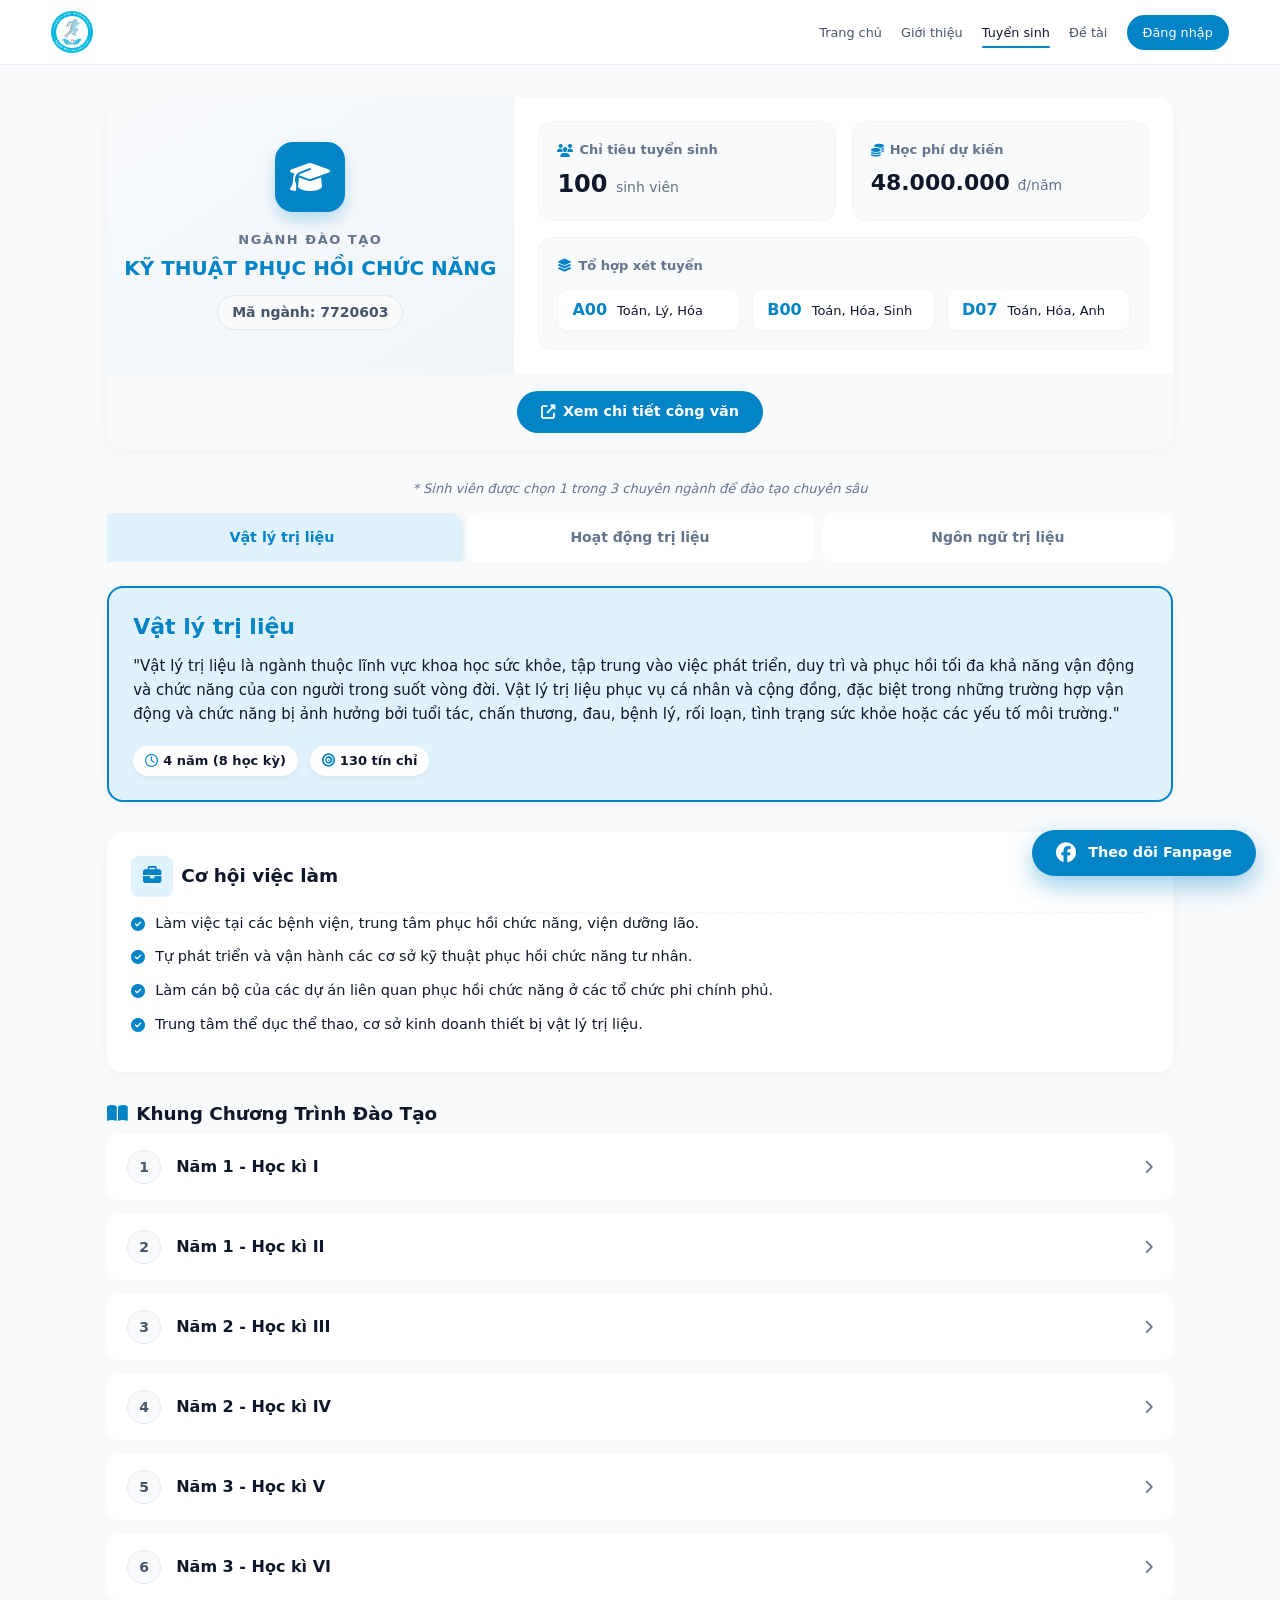
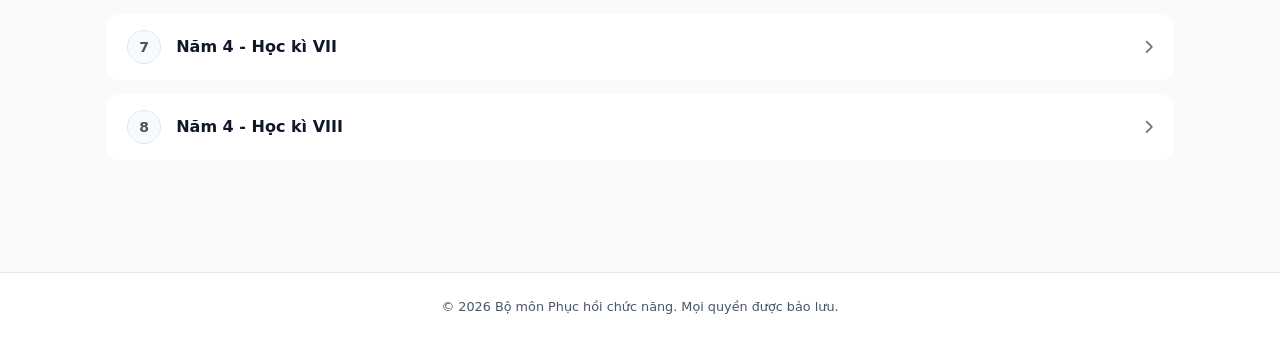
<file: tuyen-sinh.html>
<!DOCTYPE html>
<html lang="vi">
<head>
    <meta charset="UTF-8">
    <meta name="viewport" content="width=device-width, initial-scale=1.0">
    <title>Thông tin Tuyển sinh - Bộ môn Phục hồi chức năng</title>
    
    <link rel="icon" href="images/logo_Bộ môn.png" type="image/png">
    <link rel="apple-touch-icon" href="images/logo_Bộ môn.png">
    
    <link rel="stylesheet" href="css/style.css">
    <link rel="stylesheet" href="https://cdnjs.cloudflare.com/ajax/libs/font-awesome/6.4.0/css/all.min.css">
    
    <meta http-equiv="Content-Security-Policy" content="
            default-src 'self';
            connect-src 'self' https://*.supabase.co;
            img-src 'self' data: https://*.supabase.co;
            style-src 'self' 'unsafe-inline' https://cdnjs.cloudflare.com https://fonts.googleapis.com;
            script-src 'self' 'unsafe-inline';
            font-src 'self' https://cdnjs.cloudflare.com https://fonts.gstatic.com;
        ">

    <style>
        .app-container { max-width: 1100px; margin: 0 auto; padding: 16px 16px 24px 16px; background: transparent; }

        /* Reset cục bộ cho container */
        #app-container, #app-container * { border-style: solid; border-width: 0; box-sizing: border-box; }
        #app-container *:not(i) { font-family: inherit; }
        #app-container ul { list-style: none; padding: 0; margin: 0; }
        #app-container button { background: transparent; cursor: pointer; outline: none; }
        #app-container table { border-collapse: collapse; text-indent: initial; border-spacing: 2px; }
        #app-container h2, #app-container h3 { margin: 0; }

        /* Nút bấm hệ thống */
        .btn-custom {
            display: inline-flex; align-items: center; justify-content: center; gap: 8px;
            border: 1px solid var(--border); background: white; color: var(--text-dark);
            border-radius: 8px; padding: 10px 16px; font-weight: 600; cursor: pointer;
            font-size: 0.9rem; transition: 0.2s; text-decoration: none;
        }
        .btn-custom:hover { background: var(--bg-page); }
        .btn-custom-primary { border-color: var(--primary); background: var(--primary); color: white; }
        .btn-custom-primary:hover { background: var(--primary-hover); color: white;}

        /* Card hiển thị chung */
        .plan-overview-card { background: white; border: 1px solid var(--border); border-radius: 16px; padding: 24px; margin-bottom: 30px; box-shadow: 0 4px 16px rgba(0,0,0,0.04); }
        .plan-title-large { font-size: 22px; font-weight: 700; color: var(--text-dark); margin: 0; }
        .plan-description { margin: 0; color: var(--text-muted); font-size: 15px; line-height: 1.6; }
        .status-section-title { font-size: 1.15rem; font-weight: 700; margin: 10px 0 15px 0; padding-bottom: 8px; display: flex; align-items: center; gap: 8px; color: var(--text-dark); border-bottom: 2px solid var(--border-light); }

        .status-badge {
            display: inline-flex; align-items: center; justify-content: center; gap: 5px;
            border-radius: 999px; padding: 5px 12px; font-size: 13px; font-weight: 600; white-space: nowrap;
        }
        .badge-gray { background: var(--bg-page); color: var(--text-body); border: 1px solid var(--border); }
        .badge-blue { background: #e0f2fe; color: #0284c7; }

        /* Chuyên ngành Tab Buttons */
        .major-tabs-container { display: flex; gap: 8px; margin-bottom: 24px; overflow-x: auto; scrollbar-width: none; }
        .major-tabs-container::-webkit-scrollbar { display: none; }
        .tab-btn { flex: 1; padding: 14px 10px; font-size: 14px; white-space: nowrap; text-align: center; border: 2px solid var(--border-light); background: white; color: var(--text-muted); border-radius: 12px; cursor: pointer; font-weight: 600; transition: all 0.2s; }
        .tab-btn:hover { border-color: var(--border); color: var(--text-dark); background: var(--bg-page); }

        /* Component List/Card */
        .task-list { display: grid; gap: 14px; }
        .task-card { background: #fff; border: 1px solid var(--border); border-radius: 12px; padding: 0; text-align: left; transition: border-color 0.2s; overflow: hidden; }
        .task-top { display: flex; justify-content: space-between; align-items: center; padding: 16px 20px; cursor: pointer; transition: background 0.2s; }
        .task-top:hover { background: var(--bg-page); }
        .task-title { font-weight: 700; margin: 0; color: var(--text-dark); font-size: 16px; }

        /* Bảng Khung chương trình */
        .curriculum-table { width: 100%; border-collapse: collapse; text-align: left; font-size: 14px; margin-top: 10px; }
        .curriculum-table th { padding: 12px 10px; font-weight: 600; color: var(--text-muted); border-bottom: 2px solid var(--border-light); white-space: nowrap; }
        .curriculum-table td { padding: 12px 10px; border-bottom: 1px solid var(--border-light); color: var(--text-dark); }
        .curriculum-table tr:last-child td { border-bottom: none; }
        .curriculum-table tr:hover td { background: var(--bg-page); }

        @media (max-width: 768px) {
            .tab-btn { font-size: 13px; padding: 12px 8px; }
            .top-left-panel { border-right: none !important; border-bottom: 1px solid var(--border-light); padding-bottom: 24px !important; }
        }
    </style>
</head>
<body style="display: flex; flex-direction: column; min-height: 100vh; background-color: #f8fafc; overflow-x: hidden;">
    
    <!-- HEADER -->
    <div id="header-placeholder"></div>

    <main style="flex: 1; padding-top: 1rem; width: 100%;">
        <!-- Khu vực render nội dung -->
        <div id="app-container" class="app-container"></div>
    </main>

    <!-- FOOTER -->
    <div id="footer-placeholder"></div>

    <script src="js/layout.js"></script>

    <!-- SCRIPT CHÍNH (VANILLA JS) -->
    <script>
        const curriculumDatabase = {
            y1_s1: [
              { id: 1, name: "Tiếng Anh chuyên ngành", theory: 1, practice: 1 },
              { id: 2, name: "Triết học Mác Lênin", theory: 2, practice: 1 },
              { id: 3, name: "Tin học ứng dụng", theory: 0, practice: 2 },
              { id: 4, name: "Vật lý - Lý sinh", theory: 1, practice: 1 },
              { id: 5, name: "Sinh học và di truyền", theory: 2, practice: 0 },
              { id: 6, name: "Giải phẫu - Sinh lý", theory: 2, practice: 0 },
              { id: 7, name: "Thực hành Giải phẫu - Sinh lý", theory: 0, practice: 2 },
              { id: 8, name: "Hóa sinh", theory: 1, practice: 1 },
            ],
            y1_s2: [
              { id: 9, name: "Kinh tế chính trị", theory: 1, practice: 1 },
              { id: 10, name: "Chủ nghĩa xã hội khoa học", theory: 1, practice: 1 },
              { id: 11, name: "Pháp luật đại cương", theory: 1, practice: 0 },
              { id: 12, name: "Giới thiệu Vật lý trị liệu", theory: 1, practice: 0, tags: ['VLTL'] },
              { id: 13, name: "Giới thiệu về Hoạt động trị liệu", theory: 1, practice: 0, tags: ['HĐTL'] },
              { id: 14, name: "Giới thiệu về Ngôn ngữ trị liệu", theory: 1, practice: 0, tags: ['NNTL'] },
              { id: 15, name: "Giải phẫu chức năng", theory: 1, practice: 1, tags: ['VLTL', 'HĐTL'] },
              { id: 16, name: "Giải phẫu chức năng vùng đầu mặt cổ", theory: 1, practice: 1, tags: ['NNTL'] },
              { id: 17, name: "Dược lý - Dược lâm sàng", theory: 2, practice: 0 },
              { id: 18, name: "Xác suất - Thống kê y học", theory: 2, practice: 0 },
              { id: 19, name: "Bệnh học Nội khoa- Ngoại khoa", theory: 1, practice: 1 },
              { id: 20, name: "Đạo đức nghề nghiệp - Tâm lý y học", theory: 1, practice: 1 },
            ],
            y2_s3: [
              { id: 21, name: "Tư tưởng Hồ Chí Minh", theory: 2, practice: 0 },
              { id: 22, name: "Dịch tễ học", theory: 1, practice: 1 },
              { id: 23, name: "Điều dưỡng cơ bản - Cấp cứu ban đầu", theory: 1, practice: 1 },
              { id: 24, name: "Lượng giá chức năng", theory: 1, practice: 1, tags: ['VLTL', 'HĐTL'] },
              { id: 25, name: "Sự phát triển ngôn ngữ & giao tiếp nhận thức ở trẻ nhỏ", theory: 1, practice: 1, tags: ['NNTL'] },
              { id: 26, name: "Khoa học vận động", theory: 1, practice: 1, tags: ['VLTL', 'HĐTL'] },
              { id: 27, name: "Việt ngữ học", theory: 1, practice: 1, tags: ['NNTL'] },
              { id: 28, name: "Khoa học thần kinh", theory: 1, practice: 1 },
              { id: 29, name: "Quá trình phát triển con người", theory: 1, practice: 1, tags: ['VLTL', 'HĐTL'] },
              { id: 30, name: "Quá trình phát triển và sử dụng giao tiếp suốt đời", theory: 1, practice: 1, tags: ['NNTL'] },
              { id: 31, name: "Dinh dưỡng và An toàn thực phẩm - Dinh dưỡng tiết chế", theory: 1, practice: 1 },
            ],
            y2_s4: [
              { id: 32, name: "Lịch sử Đảng Cộng Sản Việt Nam", theory: 2, practice: 0 },
              { id: 33, name: "Sức khỏe môi trường và sức khỏe nghề nghiệp", theory: 1, practice: 1 },
              { id: 34, name: "Nghiên cứu khoa học - Thực hành dựa trên chứng cứ", theory: 1, practice: 1 },
              { id: 35, name: "Vận động trị liệu", theory: 1, practice: 3, tags: ['VLTL'] },
              { id: 36, name: "Phương thức trị liệu", theory: 1, practice: 2, tags: ['VLTL'] },
              { id: 37, name: "Chẩn đoán hình ảnh", theory: 1, practice: 1, tags: ['VLTL'] },
              { id: 38, name: "Kỹ năng giáo dục đào tạo trong Vật lý trị liệu", theory: 1, practice: 0, tags: ['VLTL'] },
              { id: 39, name: "Nguyên lý và kỹ năng cơ bản Hoạt động trị liệu I", theory: 2, practice: 2, tags: ['HĐTL'] },
              { id: 40, name: "Nguyên lý và kỹ năng cơ bản Hoạt động trị liệu II", theory: 2, practice: 1, tags: ['HĐTL'] },
              { id: 41, name: "Can thiệp Hoạt động trị liệu I", theory: 1, practice: 2, tags: ['HĐTL'] },
              { id: 42, name: "Rối loạn ngôn ngữ và giao tiếp - nhận thức có nguồn gốc thần kinh", theory: 2, practice: 2, tags: ['NNTL'] },
              { id: 43, name: "Rối loạn âm lời nói", theory: 1, practice: 2, tags: ['NNTL'] },
              { id: 44, name: "Khuyết tật giao tiếp suốt đời và giao tiếp tăng cường - thay thế", theory: 1, practice: 2, tags: ['NNTL'] },
            ],
            y3_s5: [
              { id: 45, name: "Thực tập lâm sàng Kỹ năng lượng giá", theory: 0, practice: 4 },
              { id: 46, name: "Vật lý trị liệu Cơ xương cơ bản", theory: 1, practice: 2, tags: ['VLTL'] },
              { id: 47, name: "Vật lý trị liệu Thần kinh - cơ cơ bản", theory: 1, practice: 2, tags: ['VLTL'] },
              { id: 48, name: "Vật lý trị liệu Tim mạch - Hô hấp cơ bản", theory: 1, practice: 2, tags: ['VLTL'] },
              { id: 49, name: "Vật lý trị liệu Nhi khoa", theory: 1, practice: 2, tags: ['VLTL'] },
              { id: 50, name: "Bệnh học Chỉnh hình - Nhi - Tâm thần", theory: 2, practice: 1, tags: ['HĐTL'] },
              { id: 51, name: "Can thiệp Hoạt động trị liệu II", theory: 2, practice: 2, tags: ['HĐTL'] },
              { id: 52, name: "Hoạt động trị liệu Nhi khoa", theory: 1, practice: 2, tags: ['HĐTL'] },
              { id: 53, name: "Tâm lý lâm sàng - Xã hội học", theory: 1, practice: 1, tags: ['HĐTL'] },
              { id: 54, name: "Giới thiệu các kỹ năng lâm sàng trong Ngôn ngữ trị liệu", theory: 1, practice: 1, tags: ['NNTL'] },
              { id: 55, name: "Giọng và rối loạn giọng", theory: 1, practice: 1, tags: ['NNTL'] },
              { id: 56, name: "Rối loạn nuốt", theory: 2, practice: 2, tags: ['NNTL'] },
              { id: 57, name: "Rối loạn vận động tạo lời nói", theory: 1, practice: 1, tags: ['NNTL'] },
              { id: 58, name: "Các rối loạn vùng đầu và cổ", theory: 1, practice: 1, tags: ['NNTL'] },
            ],
            y3_s6: [
              { id: 59, name: "Giáo dục liên ngành 1", theory: 0, practice: 1 },
              { id: 60, name: "Thực tập lâm sàng Kỹ năng can thiệp", theory: 0, practice: 4 },
              { id: 61, name: "Phục hồi chức năng dựa vào cộng đồng", theory: 1, practice: 1 },
              { id: 62, name: "Vật lý trị liệu bệnh lý không lây", theory: 1, practice: 1, tags: ['VLTL'] },
              { id: 63, name: "Vật lý trị liệu Thể thao", theory: 1, practice: 1, tags: ['VLTL'] },
              { id: 64, name: "Vật lý trị liệu cho Bệnh lý phức tạp, truyền nhiễm", theory: 1, practice: 1, tags: ['VLTL'] },
              { id: 65, name: "Vật lý trị liệu Cơ xương nâng cao", theory: 1, practice: 2, tags: ['VLTL'] },
              { id: 66, name: "Hoạt động trị liệu trong bệnh Thần kinh", theory: 2, practice: 1, tags: ['HĐTL'] },
              { id: 67, name: "Hoạt động trị liệu Ngoại khoa và Chỉnh hình", theory: 1, practice: 2, tags: ['HĐTL'] },
              { id: 68, name: "Hoạt động trị liệu trong Sức khỏe tâm thần", theory: 1, practice: 2, tags: ['HĐTL'] },
              { id: 69, name: "Thính học và Phục hồi chức năng thính giác", theory: 1, practice: 2, tags: ['NNTL'] },
              { id: 70, name: "Rối loạn ngôn ngữ và đọc viết ở trẻ em tuổi đi học", theory: 1, practice: 2, tags: ['NNTL'] },
              { id: 71, name: "Nói lắp", theory: 1, practice: 1, tags: ['NNTL'] },
              { id: 72, name: "Cho trẻ ăn ở trẻ em", theory: 1, practice: 1, tags: ['NNTL'] },
            ],
            y4_s7: [
              { id: 73, name: "Thực tập lâm sàng các bệnh lý thường gặp", theory: 0, practice: 4 },
              { id: 74, name: "Thực tập lâm sàng các bệnh lý phức tạp", theory: 0, practice: 4 },
              { id: 75, name: "Thực hành y học chứng cứ trong Phục hồi chức năng", theory: 1, practice: 2 },
              { id: 76, name: "Vật lý trị liệu Thần kinh - cơ nâng cao", theory: 1, practice: 1, tags: ['VLTL'] },
              { id: 77, name: "Vật lý trị liệu cho các nhóm người bệnh đặc thù", theory: 1, practice: 1, tags: ['VLTL'] },
              { id: 78, name: "Hoạt động trị liệu trong Lão khoa và Nội khoa", theory: 2, practice: 2, tags: ['HĐTL'] },
              { id: 79, name: "Quản lý ca bệnh phức tạp", theory: 1, practice: 1, tags: ['NNTL'] },
              { id: 80, name: "Thực hành chuyên nghiệp và tiêu chuẩn đạo đức", theory: 1, practice: 1, tags: ['NNTL'] },
            ],
            y4_s8: [
              { id: 81, name: "Giáo dục liên ngành 2", theory: 0, practice: 1 },
              { id: 82, name: "Khóa luận tốt nghiệp/Học phần thay thế", theory: 3, practice: 4 },
              { id: 83, name: "Thực tập lâm sàng đa bối cảnh", theory: 0, practice: 3 },
              { id: 84, name: "Thực tế tốt nghiệp", theory: 0, practice: 4 },
              { id: 85, name: "Tổ chức và quản lý Khoa VLTL/PHCN; Kỹ năng giao tiếp chuyên ngành VLTL/PHCN", theory: 1, practice: 1, tags: ['VLTL'] },
              { id: 86, name: "Thực hành nghề Hoạt động trị liệu", theory: 1, practice: 1, tags: ['HĐTL'] },
              { id: 87, name: "Lãnh đạo và học tập suốt đời", theory: 1, practice: 1, tags: ['NNTL'] },
            ]
        };

        const majors = {
            VLTL: {
              name: "Vật lý trị liệu",
              color: "blue",
              description: "Vật lý trị liệu là ngành thuộc lĩnh vực khoa học sức khỏe, tập trung vào việc phát triển, duy trì và phục hồi tối đa khả năng vận động và chức năng của con người trong suốt vòng đời. Vật lý trị liệu phục vụ cá nhân và cộng đồng, đặc biệt trong những trường hợp vận động và chức năng bị ảnh hưởng bởi tuổi tác, chấn thương, đau, bệnh lý, rối loạn, tình trạng sức khỏe hoặc các yếu tố môi trường.",
              jobs: [
                "Làm việc tại các bệnh viện, trung tâm phục hồi chức năng, viện dưỡng lão.",
                "Tự phát triển và vận hành các cơ sở kỹ thuật phục hồi chức năng tư nhân.",
                "Làm cán bộ của các dự án liên quan phục hồi chức năng ở các tổ chức phi chính phủ.",
                "Trung tâm thể dục thể thao, cơ sở kinh doanh thiết bị vật lý trị liệu."
              ]
            },
            HĐTL: {
              name: "Hoạt động trị liệu",
              color: "orange",
              description: "Hoạt động trị liệu là ngành hỗ trợ người bệnh/khách hàng phát triển, phục hồi hoặc duy trì khả năng thực hiện và tham gia vào các hoạt động hằng ngày có ý nghĩa thông qua đánh giá, can thiệp, huấn luyện kỹ năng, điều chỉnh hoạt động và thích nghi môi trường, nhằm nâng cao tính độc lập và cải thiện chất lượng cuộc sống.",
              jobs: [
                "Làm việc tại các bệnh viện, trung tâm phục hồi chức năng, viện dưỡng lão.",
                "Tự phát triển và vận hành các cơ sở kỹ thuật phục hồi chức năng tư nhân.",
                "Làm cán bộ của các dự án liên quan phục hồi chức năng ở các tổ chức phi chính phủ.",
                "Trung tâm giáo dục hòa nhập, nhà máy xí nghiệp (chăm sóc sức khỏe lao động).",
                "Trường học từ mẫu giáo đến trung học phổ thông.",
                "Công ty sản xuất trang thiết bị công thái học hoặc dụng cụ thích nghi/trợ giúp."
              ]
            },
            NNTL: {
              name: "Ngôn ngữ trị liệu",
              color: "emerald",
              description: "Ngôn ngữ trị liệu là ngành làm việc với trẻ em và người lớn nhằm sàng lọc, nhận diện, can thiệp, tư vấn, huấn luyện kỹ năng quản lý các vấn đề về ngôn ngữ, lời nói, giao tiếp và nuốt.",
              jobs: [
                "Làm việc tại các bệnh viện, trung tâm phục hồi chức năng, viện dưỡng lão.",
                "Tự phát triển và vận hành các cơ sở kỹ thuật phục hồi chức năng tư nhân.",
                "Làm cán bộ của các dự án liên quan phục hồi chức năng ở các tổ chức phi chính phủ.",
                "Trung tâm giáo dục hòa nhập.",
                "Trường học từ mẫu giáo đến trung học phổ thông.",
                "Công ty sản xuất trang thiết bị trợ thính hoặc công nghệ trợ giúp giao tiếp hoặc nuốt."
              ]
            }
        };

        const semesters = [
            { id: 1, title: "Năm 1 - Học kì I", key: 'y1_s1' },
            { id: 2, title: "Năm 1 - Học kì II", key: 'y1_s2' },
            { id: 3, title: "Năm 2 - Học kì III", key: 'y2_s3' },
            { id: 4, title: "Năm 2 - Học kì IV", key: 'y2_s4' },
            { id: 5, title: "Năm 3 - Học kì V", key: 'y3_s5' },
            { id: 6, title: "Năm 3 - Học kì VI", key: 'y3_s6' },
            { id: 7, title: "Năm 4 - Học kì VII", key: 'y4_s7' },
            { id: 8, title: "Năm 4 - Học kì VIII", key: 'y4_s8' },
        ];

        // Mã màu cho từng chuyên ngành
        const majorThemes = {
            VLTL: { pri: '#0284c7', light: '#e0f2fe' }, // Xanh dương
            HĐTL: { pri: '#ea580c', light: '#ffedd5' }, // Cam
            NNTL: { pri: '#10b981', light: '#d1fae5' }  // Xanh lá
        };

        // Biến trạng thái
        let activeMajor = 'VLTL';
        let expandedSemester = null;

        window.changeMajor = function(majorKey) {
            activeMajor = majorKey;
            expandedSemester = null;
            renderApp();
        };

        window.toggleSemester = function(semId) {
            expandedSemester = expandedSemester === semId ? null : semId;
            renderApp();
        };

        // Hàm vẽ toàn bộ giao diện
        function renderApp() {
            const container = document.getElementById('app-container');
            const theme = majorThemes[activeMajor];

            // 1. Tab Chọn Chuyên Ngành
            const majorButtonsHtml = Object.keys(majors).map(key => {
                const isActive = activeMajor === key;
                const t = majorThemes[key];
                
                const activeStyle = isActive 
                    ? `border-color: ${t.pri}; background-color: ${t.light}; color: ${t.pri}; box-shadow: 0 4px 12px ${t.pri}33; transform: scale(1.02); z-index: 1;` 
                    : `border-color: var(--border-light); background-color: white; color: var(--text-muted);`;
                
                return `
                    <button onclick="changeMajor('${key}')" class="tab-btn" style="${activeStyle}">
                        ${majors[key].name}
                    </button>
                `;
            }).join('');

            // 2. Danh sách việc làm
            const jobsHtml = majors[activeMajor].jobs.map(job => `
                <li style="display: flex; align-items: flex-start; gap: 10px; margin-bottom: 12px; color: var(--text-dark); font-size: 14.5px; line-height: 1.5;">
                    <i class="fas fa-check-circle" style="color: ${theme.pri}; margin-top: 4px; font-size: 14px;"></i>
                    <span>${job}</span>
                </li>
            `).join('');

            // 3. Khung chương trình
            const semestersHtml = semesters.map(sem => {
                const subjects = curriculumDatabase[sem.key]?.filter(sub => !sub.tags || sub.tags.includes(activeMajor)) || [];
                const isOpen = expandedSemester === sem.id;
                const totalCredits = subjects.reduce((a, c) => a + c.theory + c.practice, 0);
                
                let tableHtml = '';
                if (isOpen) {
                    const rowsHtml = subjects.map((sub, idx) => `
                        <tr>
                            <td style="width: 50px;">${idx + 1}</td>
                            <td style="font-weight: 500; min-width: 200px;">${sub.name}</td>
                            <td style="text-align: center; white-space: nowrap;">
                                <span style="font-weight: 700;">${sub.theory + sub.practice}</span>
                                <span style="color: var(--text-muted); font-size: 12px; margin-left: 4px;">(${sub.theory}+${sub.practice})</span>
                            </td>
                        </tr>
                    `).join('');

                    tableHtml = `
                        <div style="padding: 0 20px 20px;">
                            <div style="overflow-x: auto;">
                                <table class="curriculum-table">
                                    <thead>
                                        <tr>
                                            <th>STT</th>
                                            <th>Tên học phần</th>
                                            <th style="text-align: center;">Tín chỉ (LT+TH)</th>
                                        </tr>
                                    </thead>
                                    <tbody>
                                        ${rowsHtml}
                                    </tbody>
                                </table>
                            </div>
                            <div style="margin-top: 15px; padding: 12px 16px; background-color: ${theme.light}; border-radius: 8px; display: flex; justify-content: space-between; align-items: center; font-size: 13px;">
                                <span style="color: var(--text-dark);"><i class="fas fa-info-circle" style="color: ${theme.pri}; margin-right: 5px;"></i> Tổng: <b>${totalCredits}</b> tín chỉ</span>
                                <span style="color: var(--text-muted); font-style: italic;">*Khung chương trình 2025</span>
                            </div>
                        </div>
                    `;
                }

                return `
                    <div class="task-card" style="${isOpen ? `border: 2px solid ${theme.pri}; box-shadow: 0 4px 12px${theme.pri}1A;` : ''}">
                        <div class="task-top" onclick="toggleSemester(${sem.id})">
                            <div style="display: flex; gap: 15px; align-items: center;">
                                <div class="status-badge" style="width: 34px; height: 34px; padding: 0; border-radius: 50%; font-size: 14px; background-color: ${isOpen ? theme.pri : 'var(--bg-page)'}; color: ${isOpen ? 'white' : 'var(--text-body)'}; border: 1px solid ${isOpen ? 'transparent' : 'var(--border)'};">${sem.id}</div>
                                <div class="task-title" style="color: ${isOpen ? theme.pri : 'var(--text-dark)'};">${sem.title}</div>
                            </div>
                            <i class="fas fa-chevron-right" style="color: ${isOpen ? theme.pri : 'var(--text-muted)'}; transition: transform 0.2s; transform: ${isOpen ? 'rotate(90deg)' : 'rotate(0)'};"></i>
                        </div>
                        ${tableHtml}
                    </div>
                `;
            }).join('');

            // Gắn HTML
            container.innerHTML = `
                <!-- THÔNG TIN CHUNG (Dashboard Style gọn gàng, khoa học) -->
                <div class="plan-overview-card" style="padding: 0; overflow: hidden; display: flex; flex-direction: column; margin-bottom: 30px;">
                    <div style="display: flex; flex-wrap: wrap; background: white;">
                        
                        <!-- Cột Trái: Tên ngành -->
                        <div class="top-left-panel" style="flex: 1.2; min-width: 320px; padding: 32px 20px; display: flex; flex-direction: column; justify-content: center; align-items: center; border-right: 1px solid var(--border-light); background: linear-gradient(to bottom right, #f8fafc, #f1f5f9); overflow: hidden;">
                            <div style="width: 70px; height: 70px; background: var(--primary); color: white; border-radius: 18px; display: flex; justify-content: center; align-items: center; font-size: 32px; box-shadow: 0 8px 16px rgba(2, 132, 199, 0.25); margin-bottom: 18px;">
                                <i class="fas fa-graduation-cap"></i>
                            </div>
                            <div style="font-size: 13px; font-weight: 700; color: var(--text-muted); text-transform: uppercase; letter-spacing: 1.5px; margin-bottom: 6px;">Ngành đào tạo</div>
                            <div style="font-size: clamp(14px, 2.2vw, 20px); font-weight: 800; color: var(--primary); text-align: center; line-height: 1.3; margin-bottom: 14px; white-space: nowrap;">KỸ THUẬT PHỤC HỒI CHỨC NĂNG</div>
                            <div style="background: var(--bg-page); color: var(--text-body); border: 1px solid var(--border); border-radius: 999px; padding: 6px 14px; font-size: 14px; font-weight: 700; white-space: nowrap;">Mã ngành: 7720603</div>
                        </div>
                        
                        <!-- Cột Phải: Các thẻ thông số -->
                        <div style="flex: 2; min-width: 320px; padding: 24px; display: flex; flex-direction: column; gap: 16px; justify-content: center; overflow: hidden;">
                            
                            <!-- Hàng 1: Chỉ tiêu & Học phí -->
                            <div style="display: flex; gap: 16px; flex-wrap: wrap;">
                                <div style="flex: 1; min-width: 160px; background: var(--bg-page); border: 1px solid var(--border-light); padding: 18px; border-radius: 14px;">
                                    <div style="font-size: 13px; color: var(--text-muted); font-weight: 600; margin-bottom: 6px; display: flex; align-items: center; gap: 6px;"><i class="fas fa-users" style="color: var(--primary);"></i> Chỉ tiêu tuyển sinh</div>
                                    <div style="font-size: 24px; font-weight: 800; color: var(--text-dark);">100 <span style="font-size: 14px; font-weight: 500; color: var(--text-muted);">sinh viên</span></div>
                                </div>
                                <div style="flex: 1; min-width: 180px; background: var(--bg-page); border: 1px solid var(--border-light); padding: 18px; border-radius: 14px;">
                                    <div style="font-size: 13px; color: var(--text-muted); font-weight: 600; margin-bottom: 6px; display: flex; align-items: center; gap: 6px;"><i class="fas fa-coins" style="color: var(--primary);"></i> Học phí dự kiến</div>
                                    <div style="font-size: 22px; font-weight: 700; color: var(--text-dark);">48.000.000 <span style="font-size: 14px; font-weight: 500; color: var(--text-muted);">đ/năm</span></div>
                                </div>
                            </div>

                            <!-- Hàng 2: Tổ hợp môn -->
                            <div style="background: var(--bg-page); border: 1px solid var(--border-light); padding: 18px; border-radius: 14px;">
                                <div style="font-size: 13px; color: var(--text-muted); font-weight: 600; margin-bottom: 14px; display: flex; align-items: center; gap: 6px;"><i class="fas fa-layer-group" style="color: var(--primary);"></i> Tổ hợp xét tuyển</div>
                                <div style="display: flex; gap: 12px; flex-wrap: wrap;">
                                    <div style="display: flex; align-items: center; gap: 10px; background: white; padding: 8px 14px; border-radius: 10px; border: 1px solid var(--border-light); flex: 1; min-width: 160px; box-shadow: 0 2px 4px rgba(0,0,0,0.02);">
                                        <span style="font-weight: 800; color: var(--primary); font-size: 16px;">A00</span>
                                        <span style="color: var(--text-dark); font-size: 13px; font-weight: 500;">Toán, Lý, Hóa</span>
                                    </div>
                                    <div style="display: flex; align-items: center; gap: 10px; background: white; padding: 8px 14px; border-radius: 10px; border: 1px solid var(--border-light); flex: 1; min-width: 160px; box-shadow: 0 2px 4px rgba(0,0,0,0.02);">
                                        <span style="font-weight: 800; color: var(--primary); font-size: 16px;">B00</span>
                                        <span style="color: var(--text-dark); font-size: 13px; font-weight: 500;">Toán, Hóa, Sinh</span>
                                    </div>
                                    <div style="display: flex; align-items: center; gap: 10px; background: white; padding: 8px 14px; border-radius: 10px; border: 1px solid var(--border-light); flex: 1; min-width: 160px; box-shadow: 0 2px 4px rgba(0,0,0,0.02);">
                                        <span style="font-weight: 800; color: var(--primary); font-size: 16px;">D07</span>
                                        <span style="color: var(--text-dark); font-size: 13px; font-weight: 500;">Toán, Hóa, Anh</span>
                                    </div>
                                </div>
                            </div>
                        </div>
                    </div>
                    
                    <!-- Dải ngang dưới cùng chứa Nút Công văn -->
                    <div style="padding: 16px 24px; background: #f8fafc; border-top: 1px solid var(--border-light); display: flex; justify-content: center;">
                        <a href="https://ump.edu.vn/uploads/ckeditor/files/Truong/DaoTaoDaiHoc/TuyenSinh/2026/1608_06042026_Thongtintuyensinh2026.pdf" 
                           target="_blank" 
                           class="btn-custom btn-custom-primary" style="padding: 10px 24px; border-radius: 99px;">
                          <i class="fas fa-external-link-alt"></i> Xem chi tiết công văn
                        </a>
                    </div>
                </div>

                <!-- CHỌN CHUYÊN NGÀNH -->
                <div>
                  <div style="text-align: center; color: var(--text-muted); font-size: 13px; font-style: italic; margin-bottom: 15px;">* Sinh viên được chọn 1 trong 3 chuyên ngành để đào tạo chuyên sâu</div>
                  <div class="major-tabs-container">
                    ${majorButtonsHtml}
                  </div>
                </div>

                <!-- THÔNG TIN CHUYÊN NGÀNH THEO MÀU -->
                <div class="plan-overview-card" style="border: 2px solid ${theme.pri}; background-color: ${theme.light}; transition: all 0.3s ease;">
                  <h2 class="plan-title-large" style="margin-bottom: 12px; color: ${theme.pri};">${majors[activeMajor].name}</h2>
                  <p class="plan-description" style="margin-bottom: 20px; color: var(--text-dark);">"${majors[activeMajor].description}"</p>
                  <div style="display: flex; gap: 12px; flex-wrap: wrap;">
                    <span class="status-badge badge-gray" style="background: white; border: none; box-shadow: 0 2px 4px rgba(0,0,0,0.05); color: ${theme.pri};"><i class="far fa-clock"></i> <span style="color: var(--text-dark);">4 năm (8 học kỳ)</span></span>
                    <span class="status-badge badge-gray" style="background: white; border: none; box-shadow: 0 2px 4px rgba(0,0,0,0.05); color: ${theme.pri};"><i class="fas fa-bullseye"></i> <span style="color: var(--text-dark);">130 tín chỉ</span></span>
                  </div>
                </div>

                <!-- CƠ HỘI VIỆC LÀM THEO MÀU -->
                <div class="plan-overview-card">
                  <h3 class="status-section-title" style="margin-top: 0; border-bottom: 1px dashed var(--border-light); padding-bottom: 15px;">
                      <div style="background-color: ${theme.light}; color: ${theme.pri}; padding: 8px 12px; border-radius: 8px;"><i class="fas fa-briefcase"></i></div> 
                      Cơ hội việc làm
                  </h3>
                  <ul style="margin: 0; padding: 0;">
                    ${jobsHtml}
                  </ul>
                </div>

                <!-- KHUNG CHƯƠNG TRÌNH THEO MÀU -->
                <div style="margin-bottom: 40px;">
                  <h3 class="status-section-title" style="border: none;">
                    <i class="fas fa-book-open" style="color: ${theme.pri};"></i> Khung Chương Trình Đào Tạo
                  </h3>
                  <div class="task-list">
                      ${semestersHtml}
                  </div>
                </div>

                <!-- NÚT FANPAGE -->
                <a href="https://www.facebook.com/BomonPhuchoichucnang" target="_blank" class="btn-custom btn-custom-primary shadow-lg" style="position: fixed; bottom: 24px; right: 24px; z-index: 100; border-radius: 999px; padding: 12px 24px; box-shadow: 0 10px 25px rgba(2, 132, 199, 0.4);">
                  <i class="fab fa-facebook" style="font-size: 20px;"></i>
                  <span style="font-weight: 600; margin-left: 4px;">Theo dõi Fanpage</span>
                </a>
            `;
        }

        // Khởi chạy khi load xong
        document.addEventListener("DOMContentLoaded", () => {
            renderApp();
        });

    </script>
</body>
</html>
</file>
<file: css/style.css>
/* =========================================================
   BỘ MÔN PHỤC HỒI CHỨC NĂNG - GLOBAL STYLE
   ========================================================= */

/* =========================================================
   1. FONT
   ========================================================= */
@import url('https://fonts.googleapis.com/css2?family=Inter:wght@300;400;500;600;700&display=swap');

/* =========================================================
   2. VARIABLES
   ========================================================= */
:root {
  --primary: #0284c7;
  --primary-hover: #0369a1;
  --primary-light: #f0f9ff;
  --accent: #e11d48;
  --accent-light: #fff1f2;
  --text-dark: #0f172a;
  --text-body: #475569;
  --text-muted: #64748b;
  --border: #e2e8f0;
  --border-light: #f1f5f9;
  --bg-page: #f8fafc;
  --surface: #ffffff;
  --shadow-sm: 0 1px 2px rgba(2, 132, 199, .05);
  --shadow-card: 0 4px 20px rgba(2, 132, 199, .04);
  --shadow-hover: 0 12px 30px rgba(2, 132, 199, .08);
  --radius-sm: 6px;
  --radius-md: 12px;
  --radius-lg: 16px;
  --radius-pill: 50px;
  --transition: all .2s cubic-bezier(.4, 0, .2, 1);
  --content-width: 1200px;
}

/* =========================================================
   3. RESET & BASE
   ========================================================= */
* {
  margin: 0;
  padding: 0;
  box-sizing: border-box;
}

html {
  scroll-behavior: smooth;
  font-size: 16px;
}

body {
  min-height: 100vh;
  /* ĐỂ FOOTER LUÔN BÁM ĐÁY NẾU TRANG NGẮN */
  display: flex;
  flex-direction: column;
  
  font-family: 'Inter', system-ui, -apple-system, BlinkMacSystemFont, 'Segoe UI', sans-serif;
  font-size: 14px;
  font-weight: 400;
  line-height: 1.5;
  color: var(--text-body);
  background: var(--bg-page);
  -webkit-font-smoothing: antialiased;
  -moz-osx-font-smoothing: grayscale;
}

/* STYLE CHO DANH SÁCH & LINK TRONG BÀI VIẾT ĐỂ ĐỒNG BỘ */
ul, ol {
  margin: 0 0 1rem 1.5rem;
  color: var(--text-body);
  font-size: .9rem;
  line-height: 1.6;
}

li {
  margin-bottom: 0.25rem;
}

p a {
  color: var(--primary);
  text-decoration: none;
  font-weight: 500;
  transition: var(--transition);
}

p a:hover {
  color: var(--primary-hover);
  text-decoration: underline;
}

button, input, select, textarea {
  font: inherit;
}

img {
  max-width: 100%;
  display: block;
}

a {
  color: inherit;
}

h1, h2, h3, h4, h5, h6 {
  margin: 0;
  color: var(--text-dark);
  font-weight: 700;
  line-height: 1.35;
  overflow-wrap: normal;
  word-break: normal;
}

h1 { font-size: 1.5rem; }
h2 { font-size: 1.35rem; }
h3 { font-size: 1.1rem; }
h4 { font-size: 1rem; }
h5, h6 { font-size: .9rem; }

p {
  margin: 0 0 1rem;
  font-size: .9rem;
  line-height: 1.6;
  overflow-wrap: break-word;
  word-break: normal;
}

p:last-child {
  margin-bottom: 0;
}

label, button, a, th, td, .nav-item, .btn-login, .btn-primary {
  overflow-wrap: normal;
  word-break: normal;
}

/* =========================================================
   4. HEADER
   ========================================================= */
header {
  position: sticky;
  top: 0;
  z-index: 1000;
  display: flex;
  align-items: center;
  justify-content: space-between;
  width: 100%;
  min-height: 64px;
  gap: 1rem;
  padding: .7rem 4%;
  background: rgba(255, 255, 255, .96);
  border-bottom: 1px solid rgba(226, 232, 240, .8);
  backdrop-filter: blur(12px);
  -webkit-backdrop-filter: blur(12px);
  transition: var(--transition);
}

header.scrolled {
  box-shadow: var(--shadow-sm);
}

/* =========================================================
   5. LOGO
   ========================================================= */
.logo-link {
  display: flex;
  align-items: center;
  min-width: 0;
  flex: 0 1 auto;
  flex-shrink: 1;
  gap: 10px;
  color: inherit;
  text-decoration: none;
}

.logo {
  display: flex;
  align-items: center;
  flex-shrink: 0;
}

.logo img {
  width: auto;
  height: clamp(30px, 3.5vw, 42px);
  object-fit: contain;
}

.logo-text {
  display: flex;
  flex-direction: column;
  justify-content: center;
  min-width: 0;
  line-height: 1.1;
}

.logo-text div {
  overflow: hidden;
  white-space: nowrap;
  text-overflow: ellipsis;
  line-height: 1.1;
}

#logo-line-1 {
  color: var(--text-dark);
  font-size: clamp(.78rem, 1.1vw, .95rem);
  font-weight: 700;
}

#logo-line-2 {
  margin-top: .2em;
  color: var(--text-body);
  font-size: clamp(.58rem, .85vw, .75rem);
  font-weight: 600;
}

#logo-line-3 {
  margin-top: .1em;
  color: var(--text-body);
  font-size: clamp(.53rem, .75vw, .65rem);
  font-weight: 500;
}

/* =========================================================
   6. NAVIGATION
   ========================================================= */
.nav-links {
  display: flex;
  align-items: center;
  gap: clamp(.75rem, 1.5vw, 2rem);
  flex-shrink: 0;
}

.nav-item {
  position: relative;
  display: inline-flex;
  align-items: center;
  padding: .4rem 0;
  color: var(--text-body);
  font-size: clamp(.73rem, 1vw, .85rem);
  font-weight: 500;
  text-decoration: none;
  white-space: nowrap;
  transition: var(--transition);
}

.nav-item::after {
  content: '';
  position: absolute;
  left: 0;
  bottom: 0;
  width: 0;
  height: 2px;
  background: var(--primary);
  border-radius: 2px;
  transition: var(--transition);
}

.nav-item:hover, .nav-item.active {
  color: var(--text-dark);
}

.nav-item:hover::after, .nav-item.active::after {
  width: 100%;
}

.menu-toggle {
  display: none;
  flex-shrink: 0;
  padding: .4rem;
  border: 0;
  background: transparent;
  color: var(--text-dark);
  font-size: 1.2rem;
  cursor: pointer;
}

/* =========================================================
   7. BUTTONS
   ========================================================= */
.btn-login, .btn-primary {
  display: inline-flex;
  align-items: center;
  justify-content: center;
  min-width: max-content;
  padding: .5rem 1rem;
  border: 0;
  border-radius: var(--radius-pill);
  background: var(--primary);
  color: var(--surface);
  font-size: clamp(.73rem, 1vw, .85rem);
  font-weight: 500;
  text-decoration: none;
  white-space: nowrap;
  cursor: pointer;
  box-shadow: var(--shadow-sm);
  transition: var(--transition);
}

.btn-login:hover, .btn-primary:hover {
  background: var(--primary-hover);
  box-shadow: 0 4px 10px rgba(2, 132, 199, .15);
  transform: translateY(-1px);
}

.btn-login:active, .btn-primary:active {
  transform: translateY(0);
}

/* =========================================================
   8. MAIN CONTAINER
   ========================================================= */
main {
  width: 100%;
  max-width: var(--content-width);
  margin: 0 auto;
  padding: 2rem 4% 3rem;
  /* ĐẢM BẢO MAIN CHIẾM TOÀN BỘ KHOẢNG TRỐNG GIỮA HEADER VÀ FOOTER */
  flex: 1 0 auto; 
}

main > section, main > .card, main > .quick-links {
  margin-left: auto;
  margin-right: auto;
}

/* =========================================================
   9. COMMON CONTAINER
   ========================================================= */
.container {
  width: 100%;
  max-width: var(--content-width);
  margin: 0 auto;
  padding-left: 4%;
  padding-right: 4%;
}

/* =========================================================
   10. SECTION TITLE
   ========================================================= */
.section-title {
  width: 100%;
  margin-bottom: 2rem;
  text-align: center;
}

.section-title h1,
.section-title h2 {
  margin: 0;
  color: var(--text-dark);
  font-size: 1.5rem;
  font-weight: 700;
  line-height: 1.35;
  text-transform: uppercase;
}

.section-title p {
  max-width: 650px;
  margin: .75rem auto 0;
  color: var(--text-body);
  font-size: .9rem;
  line-height: 1.6;
}

.section-divider {
  width: 50px;
  height: 3px;
  margin: .75rem auto 0;
  background: var(--primary);
  border-radius: 2px;
}

/* =========================================================
   11. QUICK LINKS
   ========================================================= */
.quick-links {
  display: grid;
  grid-template-columns: repeat(auto-fit, minmax(280px, 1fr));
  gap: 1.5rem;
}

.quick-card {
  position: relative;
  display: flex;
  flex-direction: column;
  align-items: flex-start;
  min-width: 0;
  overflow: hidden;
  padding: 2rem 1.5rem;
  border: 1px solid rgba(0, 0, 0, .02);
  border-radius: var(--radius-md);
  background: var(--surface);
  box-shadow: var(--shadow-card);
  text-decoration: none;
  transition: var(--transition);
}

.quick-card::before {
  content: '';
  position: absolute;
  top: 0;
  left: 0;
  width: 100%;
  height: 3px;
  background: var(--accent);
  transform: scaleX(0);
  transform-origin: left;
  transition: transform .4s ease;
}

.quick-card:hover {
  box-shadow: var(--shadow-hover);
  transform: translateY(-3px);
}

.quick-card:hover::before {
  transform: scaleX(1);
}

.icon-wrapper {
  display: flex;
  align-items: center;
  justify-content: center;
  width: 48px;
  height: 48px;
  margin-bottom: 1.2rem;
  flex-shrink: 0;
  border-radius: var(--radius-md);
  background: var(--primary-light);
  color: var(--primary);
  font-size: 1.3rem;
  transition: var(--transition);
}

.quick-card:hover .icon-wrapper {
  background: var(--primary);
  color: var(--surface);
  transform: scale(1.05);
}

.quick-card h3 {
  margin-bottom: .5rem;
  color: var(--text-dark);
  font-size: 1.05rem;
  font-weight: 600;
  white-space: nowrap;
}

.quick-card p {
  margin-bottom: 0;
  color: var(--text-body);
  font-size: .85rem;
  line-height: 1.5;
  text-align: justify;
}

/* =========================================================
   12. CARD
   ========================================================= */
.card {
  width: 100%;
  margin-bottom: 1.5rem;
  padding: 1.5rem;
  border: 1px solid transparent;
  border-radius: var(--radius-md);
  background: var(--surface);
  box-shadow: var(--shadow-card);
}

/* =========================================================
   13. TABLE
   ========================================================= */
.table-responsive {
  width: 100%;
  margin-top: 1rem;
  overflow-x: auto;
  overflow-y: hidden;
  border: 1px solid var(--border);
  border-radius: var(--radius-sm);
  -webkit-overflow-scrolling: touch;
}

table {
  width: 100%;
  min-width: max-content;
  border-collapse: collapse;
  text-align: center;
}

th, td {
  padding: .75rem 1rem;
  border-bottom: 1px solid var(--border);
  font-size: .85rem;
  white-space: nowrap;
  vertical-align: middle;
}

th {
  background: var(--bg-page);
  color: var(--text-dark);
  font-size: .75rem;
  font-weight: 600;
  letter-spacing: .03em;
  text-align: center;
  text-transform: uppercase;
}

td {
  color: var(--text-body);
  text-align: center;
}

tr:last-child td {
  border-bottom: 0;
}

td.text-long,
td.description,
td.note,
.text-long {
  min-width: 220px;
  white-space: normal;
  text-align: justify;
  overflow-wrap: break-word;
}

/* =========================================================
   14. FORM
   ========================================================= */
input[type='number'],
input[type='text'],
input[type='password'],
input[type='email'],
input[type='date'],
input[type='time'],
input[type='search'],
select,
textarea {
  width: 100%;
  padding: .5rem .65rem;
  border: 1px solid var(--border);
  border-radius: var(--radius-sm);
  background: var(--bg-page);
  color: var(--text-dark);
  font-size: .85rem;
  transition: var(--transition);
}

input[type='number'] {
  max-width: 70px;
  text-align: center;
}

input:focus,
select:focus,
textarea:focus {
  outline: 0;
  border-color: var(--primary);
  background: var(--surface);
  box-shadow: 0 0 0 2px rgba(2, 132, 199, .15);
}

textarea {
  min-height: 100px;
  resize: vertical;
  line-height: 1.5;
}

input::placeholder,
textarea::placeholder {
  color: #94a3b8;
}

/* =========================================================
   15. COMMON TEXT
   ========================================================= */
.text-center { text-align: center !important; }
.text-left { text-align: left !important; }
.text-right { text-align: right !important; }
.text-muted { color: var(--text-muted) !important; }
.text-primary { color: var(--primary) !important; }
.text-danger { color: var(--accent) !important; }
.text-success { color: #16a34a !important; }

/* =========================================================
   16. ACTION BUTTONS
   ========================================================= */
.action-buttons {
  display: flex;
  align-items: center;
  gap: 8px;
  margin-top: 8px;
  padding-top: 12px;
  border-top: 1px dashed var(--border);
}

.btn-warning,
.btn-danger {
  display: inline-flex;
  align-items: center;
  justify-content: center;
  min-width: max-content;
  padding: 5px 10px;
  border: 0;
  border-radius: var(--radius-sm);
  color: #fff;
  font-size: .75rem;
  font-weight: 500;
  white-space: nowrap;
  cursor: pointer;
  transition: var(--transition);
}

.btn-warning { background: #f59e0b; }
.btn-warning:hover { background: #d97706; }
.btn-danger { background: var(--accent); }
.btn-danger:hover { background: #be123c; }
.btn-danger:disabled { opacity: .6; cursor: not-allowed; }

/* =========================================================
   17. AUTHOR / USER INFO
   ========================================================= */
.author-info {
  display: none !important;
}

body.is-logged-in .author-info {
  display: flex !important;
  align-items: center;
  gap: 6px;
}

/* =========================================================
   18. MODAL
   ========================================================= */
.modal-overlay {
  position: fixed;
  inset: 0;
  z-index: 2000;
  display: flex;
  align-items: center;
  justify-content: center;
  padding: 15px;
  background: rgba(15, 23, 42, .6);
  backdrop-filter: blur(4px);
  -webkit-backdrop-filter: blur(4px);
}

.modal-content {
  position: relative;
  width: 100%;
  max-width: 400px;
  padding: 25px;
  border-radius: var(--radius-md);
  background: var(--surface);
  box-shadow: var(--shadow-hover);
  text-align: center;
}

.modal-close {
  position: absolute;
  top: 12px;
  right: 12px;
  display: flex;
  align-items: center;
  justify-content: center;
  width: 30px;
  height: 30px;
  border: 1px solid var(--border);
  border-radius: 50%;
  background: var(--bg-page);
  color: var(--text-body);
  cursor: pointer;
  transition: var(--transition);
}

.modal-close:hover {
  background: var(--border);
  color: var(--text-dark);
}

.hidden {
  display: none !important;
}

/* =========================================================
   19. FOOTER
   ========================================================= */
footer {
  width: 100%;
  margin-top: auto;
  padding: 1.5rem 1rem;
  overflow: hidden;
  border-top: 1px solid var(--border);
  background: var(--surface);
  color: var(--text-body);
  text-align: center;
}

footer p {
  margin: 0;
  overflow: hidden;
  color: var(--text-body);
  font-size: clamp(.58rem, 2vw, .8rem);
  line-height: 1.5;
  white-space: nowrap;
  text-overflow: ellipsis;
}

/* =========================================================
   20. TRANG GIỚI THIỆU
   ========================================================= */
.intro-container {
  width: 100%;
  max-width: var(--content-width);
  margin: 0 auto;
  padding: .5rem 0 0;
}

.intro-section {
  width: 100%;
}

.faculty-section {
  margin-top: 4rem;
}

/* =========================================================
   21. HISTORY
   ========================================================= */
.history-wrapper {
  position: relative;
  width: 100%;
  overflow: hidden;
  padding: 2rem 2.25rem;
  border: 1px solid var(--border);
  border-radius: var(--radius-md);
  background: var(--surface);
  box-shadow: var(--shadow-sm);
}

.history-wrapper::before {
  content: "\f19d";
  position: absolute;
  top: -20px;
  right: -15px;
  font-family: "Font Awesome 6 Free";
  font-weight: 900;
  font-size: 9rem;
  color: var(--primary-light);
  opacity: .35;
  transform: rotate(-15deg);
  pointer-events: none;
}

.history-content {
  position: relative;
  z-index: 1;
  color: var(--text-body);
  font-size: .9rem;
  line-height: 1.7;
  text-align: justify;
}

.history-content p {
  margin-bottom: 1rem;
  color: var(--text-body);
  font-size: .9rem;
  line-height: 1.7;
}

.history-content p:last-child {
  margin-bottom: 0;
}

.history-content strong {
  color: var(--text-dark);
  font-weight: 700;
}

.highlight {
  color: var(--primary);
  font-weight: 700;
}

/* =========================================================
   22. FACULTY GRID
   ========================================================= */
.faculty-grid {
  display: grid;
  grid-template-columns: repeat(3, minmax(0, 1fr));
  gap: 1.5rem;
  align-items: stretch;
}

/* =========================================================
   23. FACULTY CARD
   ========================================================= */
.faculty-card {
  display: flex;
  flex-direction: column;
  align-items: center;
  width: 100%;
  min-width: 0;
  height: 100%;
  padding: 2rem 1.25rem;
  border: 1px solid var(--border);
  border-radius: var(--radius-md);
  background: var(--surface);
  box-shadow: var(--shadow-sm);
  text-align: center;
  cursor: pointer;
  transition: var(--transition);
}

.faculty-card:hover {
  border-color: var(--primary);
  box-shadow: var(--shadow-hover);
  transform: translateY(-4px);
}

/* =========================================================
   24. FACULTY AVATAR
   ========================================================= */
.faculty-avatar {
  display: flex;
  align-items: center;
  justify-content: center;
  width: 110px;
  height: 110px;
  flex: 0 0 110px;
  overflow: hidden;
  margin-bottom: 1rem;
  border: 3px solid var(--surface);
  border-radius: 50%;
  background: var(--bg-page);
  color: #cbd5e1;
  box-shadow: 0 3px 10px rgba(0, 0, 0, .12);
}

.faculty-avatar img {
  width: 100%;
  height: 100%;
  object-fit: cover;
}

.faculty-avatar i {
  font-size: 2.75rem;
}

/* =========================================================
   25. FACULTY DEGREE
   ========================================================= */
.faculty-degree {
  min-height: 1.25rem;
  margin-bottom: .25rem;
  color: var(--primary);
  font-size: .8rem;
  font-weight: 700;
  line-height: 1.4;
  text-transform: uppercase;
}

/* =========================================================
   26. FACULTY NAME
   ========================================================= */
.faculty-name {
  width: 100%;
  margin: 0 0 .35rem;
  color: var(--text-dark);
  font-size: 1.05rem;
  font-weight: 700;
  line-height: 1.4;
  white-space: normal;
}

/* =========================================================
   27. FACULTY POSITION
   ========================================================= */
.faculty-position {
  min-height: 1.25rem;
  margin-bottom: .75rem;
  color: var(--text-body);
  font-size: .85rem;
  font-weight: 600;
  line-height: 1.4;
}

.pos-head {
  color: #dc2626 !important;
  font-weight: 700 !important;
}

.pos-admin {
  color: #16a34a !important;
  font-weight: 700 !important;
}

/* =========================================================
   28. FACULTY MAJOR
   ========================================================= */
.faculty-major {
  max-width: 100%;
  margin-bottom: 1rem;
  padding: .3rem .7rem;
  border-radius: 999px;
  font-size: .75rem;
  font-weight: 700;
  line-height: 1.4;
  white-space: nowrap;
}

.major-vltl { background: #e0f2fe; color: #0369a1; border: 1px solid #7dd3fc; }
.major-hdtl { background: #ffedd5; color: #c2410c; border: 1px solid #fdba74; }
.major-nntl { background: #dcfce7; color: #15803d; border: 1px solid #86efac; }
.major-default { background: #f1f5f9; color: #475569; border: 1px solid #cbd5e1; }

/* =========================================================
   29. FACULTY EMAIL
   ========================================================= */
.faculty-email {
  display: flex;
  align-items: center;
  justify-content: center;
  width: 100%;
  min-width: 0;
  gap: .4rem;
  margin-top: auto;
  color: var(--text-body);
  font-size: .78rem;
  line-height: 1.4;
}

.faculty-email i {
  flex: 0 0 auto;
  color: var(--primary);
}

.faculty-email a {
  min-width: 0;
  color: inherit;
  text-decoration: none;
  overflow-wrap: anywhere;
}

.faculty-email a:hover {
  color: var(--primary);
  text-decoration: underline;
}

.faculty-email-empty {
  color: #94a3b8;
  font-style: italic;
}

/* =========================================================
   30. FACULTY LOADING / ERROR
   ========================================================= */
.faculty-loading,
.faculty-error {
  grid-column: 1 / -1;
  display: flex;
  align-items: center;
  justify-content: center;
  min-height: 100px;
  text-align: center;
  font-size: .9rem;
}

.faculty-loading {
  gap: .5rem;
  color: var(--text-body);
}

.faculty-error {
  flex-direction: column;
  gap: .35rem;
  padding: 1.5rem;
  color: #dc2626;
  background: #fef2f2;
  border: 1px solid #fecaca;
  border-radius: var(--radius-md);
}

.faculty-error small {
  max-width: 100%;
  color: #b91c1c;
  font-size: .8rem;
  overflow-wrap: anywhere;
}

/* =========================================================
   31. TOAST
   ========================================================= */
.toast-container {
  position: fixed;
  top: 80px;
  right: 20px;
  z-index: 9999;
  display: flex;
  flex-direction: column;
  gap: .6rem;
  pointer-events: none;
}

.toast {
  display: flex;
  align-items: center;
  min-width: 250px;
  max-width: 380px;
  gap: .75rem;
  padding: .8rem 1rem;
  border-left: 4px solid #f59e0b;
  border-radius: 8px;
  background: var(--surface);
  box-shadow: var(--shadow-hover);
  color: var(--text-body);
  font-size: .85rem;
  font-weight: 600;
  opacity: 0;
  transform: translateX(120%);
  transition: .4s ease;
}

.toast i {
  flex: 0 0 auto;
  color: #f59e0b;
}

.toast.show {
  opacity: 1;
  transform: translateX(0);
}

/* =========================================================
   32. RESPONSIVE - TABLET
   ========================================================= */
@media (max-width: 900px) {
  header {
    min-height: 60px;
    gap: .8rem;
    padding: .7rem 4%;
  }

  .menu-toggle {
    display: block;
  }

  .nav-links {
    position: absolute;
    top: 100%;
    left: 0;
    display: flex;
    flex-direction: column;
    align-items: stretch;
    width: 100%;
    gap: 0;
    padding: .5rem 0;
    border-top: 1px solid var(--border);
    background: var(--surface);
    box-shadow: 0 10px 15px rgba(0, 0, 0, .05);
    opacity: 0;
    visibility: hidden;
    transform: translateY(-10px);
    transition: var(--transition);
  }

  .nav-links.active {
    opacity: 1;
    visibility: visible;
    transform: translateY(0);
  }

  .nav-item {
    display: block;
    width: 100%;
    padding: .8rem 1.5rem;
    font-size: .85rem;
    white-space: nowrap;
  }

  .nav-item::after {
    display: none;
  }

  .btn-login {
    width: calc(100% - 3rem);
    margin: .5rem 1.5rem;
  }

  main {
    padding-top: 1.75rem;
  }

  .faculty-grid {
    grid-template-columns: repeat(2, minmax(0, 1fr));
  }

  .history-wrapper {
    padding: 1.75rem;
  }

  .faculty-card {
    padding: 1.75rem 1rem;
  }
}

/* =========================================================
   33. RESPONSIVE - MOBILE
   ========================================================= */
@media (max-width: 600px) {
  body { font-size: 13px; }
  h1 { font-size: 1.4rem; }
  h2 { font-size: 1.25rem; }
  h3 { font-size: 1rem; }
  p { font-size: .85rem; }

  main { padding: 1.5rem 4% 2.5rem; }
  .container { padding-left: 4%; padding-right: 4%; }
  .section-title { margin-bottom: 1.5rem; }
  .section-title h1, .section-title h2 { font-size: 1.25rem; }
  .section-title p { font-size: .85rem; }
  
  .intro-container { padding-top: 0; }
  .title-break { display: block; }
  .history-wrapper { padding: 1.25rem; }
  .history-content, .history-content p { font-size: .85rem; line-height: 1.65; }
  .faculty-section { margin-top: 3rem; }

  .faculty-grid {
    grid-template-columns: 1fr;
    gap: 1rem;
  }

  .faculty-card { padding: 1.5rem 1rem; }
  .faculty-avatar {
    width: 100px;
    height: 100px;
    flex-basis: 100px;
  }
  .faculty-name { font-size: 1rem; }
  .faculty-email { font-size: .75rem; }

  .quick-links {
    grid-template-columns: 1fr;
    gap: 1rem;
  }

  .quick-card { padding: 1.5rem 1rem; }
  .icon-wrapper {
    width: 40px;
    height: 40px;
    margin-bottom: 1rem;
    font-size: 1.1rem;
  }
  .quick-card h3 { font-size: .95rem; }
  .quick-card p { font-size: .8rem; }

  .toast-container {
    top: 70px;
    left: 15px;
    right: 15px;
  }

  .toast {
    width: 100%;
    min-width: 0;
    max-width: none;
    box-sizing: border-box;
  }
}

/* =========================================================
   34. RESPONSIVE - SMALL MOBILE
   ========================================================= */
@media (max-width: 480px) {
  header { padding-left: 3%; padding-right: 3%; }
  .logo-link { gap: 7px; }
  .logo img { height: 32px; }
  #logo-line-1 { font-size: .72rem; }
  #logo-line-2 { font-size: .55rem; }
  #logo-line-3 { font-size: .5rem; }
  main { padding-left: 3%; padding-right: 3%; }
  .container { padding-left: 3%; padding-right: 3%; }
  .history-wrapper { padding: 1rem; }
  .history-content, .history-content p { font-size: .82rem; }
  .faculty-major { font-size: .72rem; }
  th, td { padding: .5rem; font-size: .75rem; white-space: nowrap; }
  footer { padding: 1.25rem .75rem; }
  footer p { font-size: .58rem; }
}
</file>
